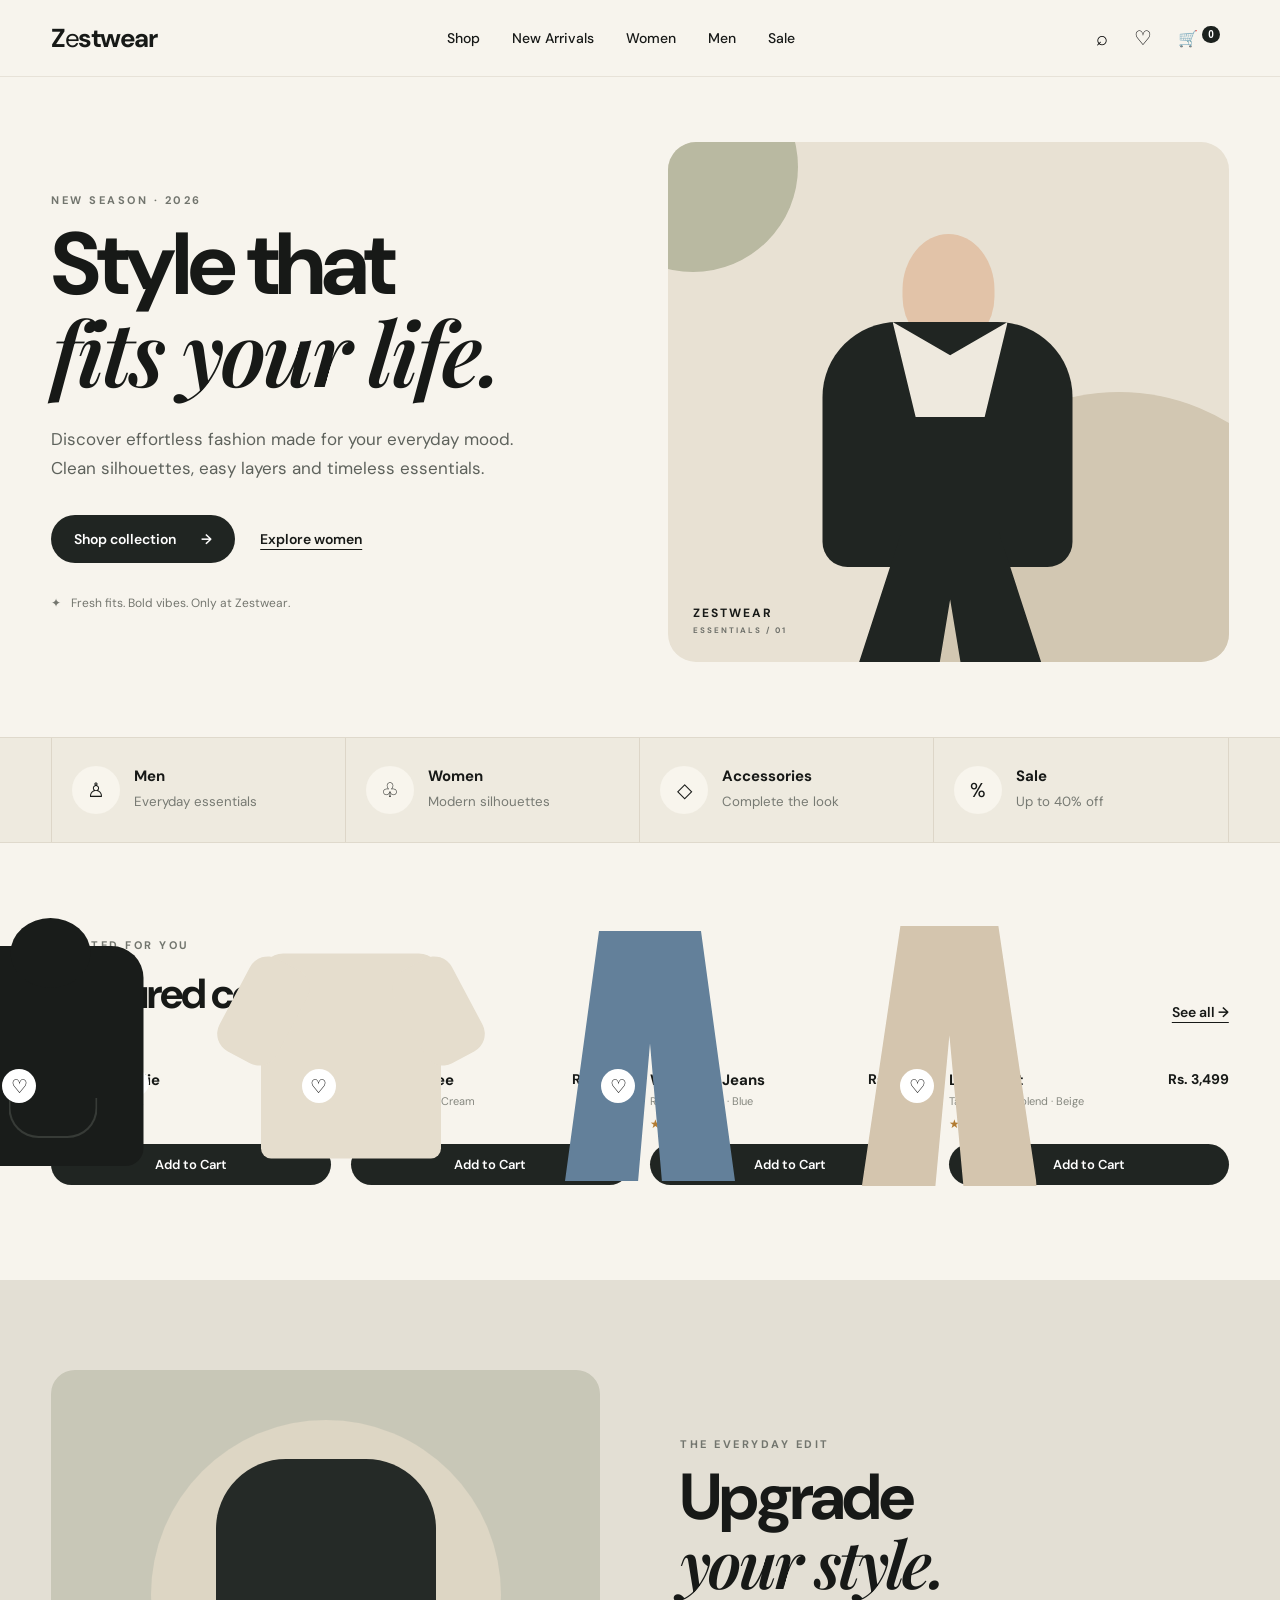
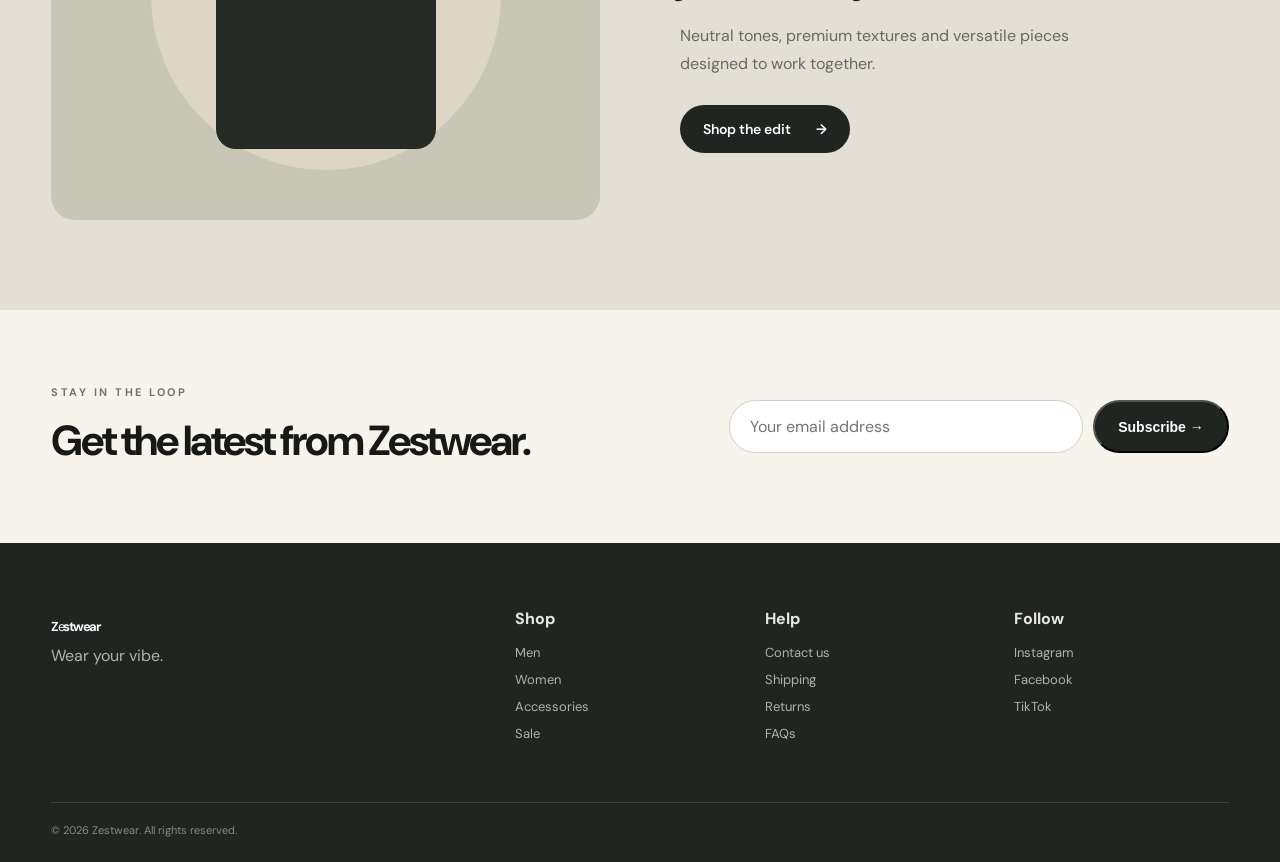
<file: index.html>
<!DOCTYPE html>
<html lang="en">
<head>
  <meta charset="UTF-8" />
  <meta name="viewport" content="width=device-width, initial-scale=1.0" />
  <meta name="description" content="Zestwear — Wear Your Vibe. Modern everyday fashion." />
  <title>Zestwear — Wear Your Vibe</title>
  <link rel="preconnect" href="https://fonts.googleapis.com">
  <link rel="preconnect" href="https://fonts.gstatic.com" crossorigin>
  <link href="https://fonts.googleapis.com/css2?family=DM+Sans:wght@400;500;600;700&family=Playfair+Display:wght@600;700&display=swap" rel="stylesheet">
  <link rel="stylesheet" href="style.css" />
  <link rel="stylesheet" href="checkout.css" />
</head>
<body>
  <header class="site-header"><div class="container nav"><a class="logo" href="#">Z<span>e</span>stwear</a><nav class="desktop-nav" aria-label="Main navigation"><a href="#shop">Shop</a><a href="#new">New Arrivals</a><a href="#women">Women</a><a href="#men">Men</a><a href="#sale">Sale</a></nav><div class="nav-actions"><button aria-label="Search">⌕</button><button aria-label="Wishlist">♡</button><button class="cart-btn" aria-label="Cart">🛒 <b>0</b></button><button class="menu" aria-label="Open menu">☰</button></div></div></header>
  <main>
    <section class="hero" id="new"><div class="container hero-grid"><div class="hero-copy"><p class="eyebrow">NEW SEASON · 2026</p><h1>Style that<br><em>fits your life.</em></h1><p class="hero-text">Discover effortless fashion made for your everyday mood. Clean silhouettes, easy layers and timeless essentials.</p><div class="hero-buttons"><a class="btn btn-dark" href="#shop">Shop collection <span>→</span></a><a class="text-link" href="#women">Explore women</a></div><div class="hero-note"><span>✦</span> Fresh fits. Bold vibes. Only at Zestwear.</div></div><div class="hero-art" aria-label="Fashion collection preview"><div class="shape shape-one"></div><div class="shape shape-two"></div><div class="model-card"><div class="model-head"></div><div class="model-body"></div><div class="model-pants"></div></div><div class="floating-label">ZESTWEAR<br><small>ESSENTIALS / 01</small></div></div></div></section>
    <section class="category-strip" id="shop"><div class="container categories"><a href="#men"><span>♙</span><strong>Men</strong><small>Everyday essentials</small></a><a href="#women"><span>♧</span><strong>Women</strong><small>Modern silhouettes</small></a><a href="#accessories"><span>◇</span><strong>Accessories</strong><small>Complete the look</small></a><a href="#sale"><span>%</span><strong>Sale</strong><small>Up to 40% off</small></a></div></section>
    <section class="products-section" id="women"><div class="container"><div class="section-head"><div><p class="eyebrow">CURATED FOR YOU</p><h2>Featured collection</h2></div><a href="#shop" class="text-link">See all →</a></div><div class="product-grid">
      <article class="product-card" data-handle="classic-hoodie"><a class="product-image hoodie" href="product.html?handle=classic-hoodie" aria-label="View Classic Hoodie"><button class="heart" type="button">♡</button><span class="badge">BESTSELLER</span><div class="garment hoodie-shape"></div></a><div class="product-info"><div><h3>Classic Hoodie</h3><p>Soft cotton · Black</p></div><strong>Rs. 1,999</strong></div><div class="rating">★ 4.8 <span>(124)</span></div></article>
      <article class="product-card" data-handle="oversized-tee"><a class="product-image tee" href="product.html?handle=oversized-tee" aria-label="View Oversized Tee"><button class="heart" type="button">♡</button><div class="garment tee-shape"></div></a><div class="product-info"><div><h3>Oversized Tee</h3><p>Premium cotton · Cream</p></div><strong>Rs. 1,499</strong></div><div class="rating">★ 4.7 <span>(89)</span></div></article>
      <article class="product-card" data-handle="wide-leg-jeans"><a class="product-image jeans" href="product.html?handle=wide-leg-jeans" aria-label="View Wide Leg Jeans"><button class="heart" type="button">♡</button><div class="garment jeans-shape"></div></a><div class="product-info"><div><h3>Wide Leg Jeans</h3><p>Relaxed denim · Blue</p></div><strong>Rs. 2,499</strong></div><div class="rating">★ 4.7 <span>(71)</span></div></article>
      <article class="product-card" data-handle="long-coat"><a class="product-image coat" href="product.html?handle=long-coat" aria-label="View Long Coat"><button class="heart" type="button">♡</button><div class="garment coat-shape"></div></a><div class="product-info"><div><h3>Long Coat</h3><p>Tailored wool blend · Beige</p></div><strong>Rs. 3,499</strong></div><div class="rating">★ 4.8 <span>(56)</span></div></article>
    </div></div></section>
    <section class="editorial" id="men"><div class="container editorial-grid"><div class="editorial-art"><div class="editorial-circle"></div><div class="editorial-shirt"></div></div><div class="editorial-copy"><p class="eyebrow">THE EVERYDAY EDIT</p><h2>Upgrade<br><em>your style.</em></h2><p>Neutral tones, premium textures and versatile pieces designed to work together.</p><a class="btn btn-dark" href="#shop">Shop the edit <span>→</span></a></div></div></section>
    <section class="newsletter" id="accessories"><div class="container newsletter-inner"><div><p class="eyebrow">STAY IN THE LOOP</p><h2>Get the latest from Zestwear.</h2></div><form><input type="email" placeholder="Your email address" aria-label="Email address"><button class="btn btn-dark" type="submit">Subscribe →</button></form></div></section>
  </main>
  <footer id="sale"><div class="container footer-grid"><div><a class="logo" href="#">Z<span>e</span>stwear</a><p>Wear your vibe.</p></div><div><h4>Shop</h4><a href="#men">Men</a><a href="#women">Women</a><a href="#accessories">Accessories</a><a href="#sale">Sale</a></div><div><h4>Help</h4><a href="#">Contact us</a><a href="#">Shipping</a><a href="#">Returns</a><a href="#">FAQs</a></div><div><h4>Follow</h4><a href="#">Instagram</a><a href="#">Facebook</a><a href="#">TikTok</a></div></div><div class="container copyright">© 2026 Zestwear. All rights reserved.</div></footer>
  <script src="script.js"></script>
</body>
</html>
</file>
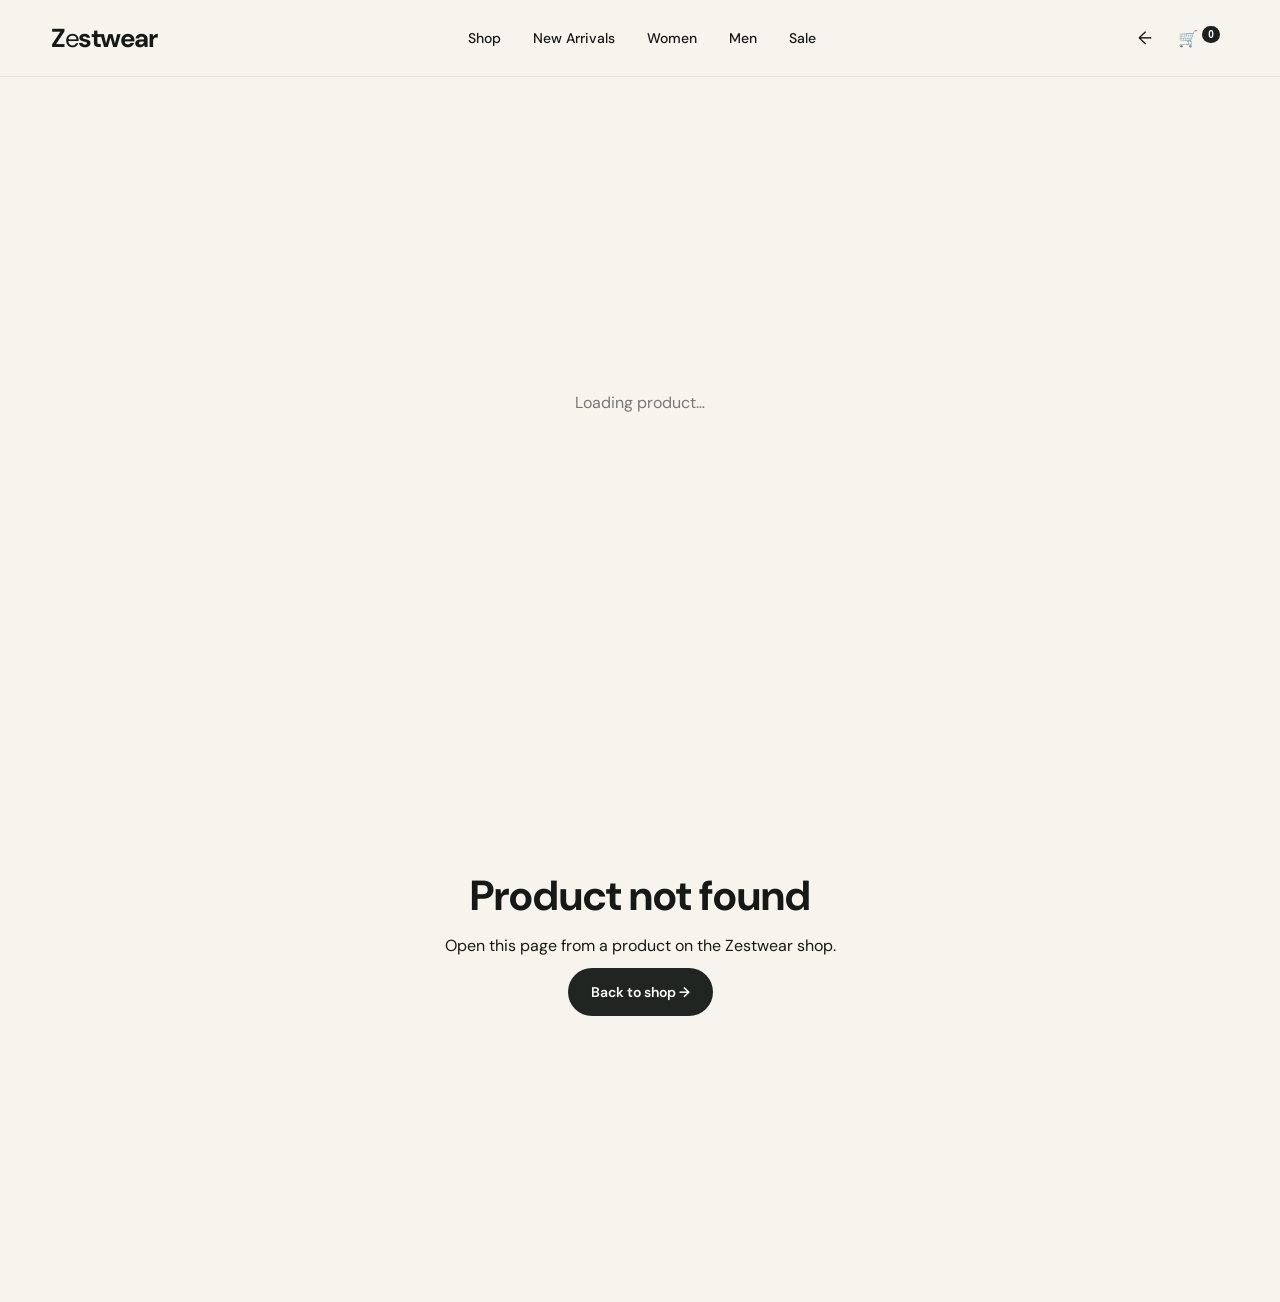
<file: product.html>
<!DOCTYPE html>
<html lang="en">
<head>
  <meta charset="UTF-8" />
  <meta name="viewport" content="width=device-width, initial-scale=1.0" />
  <meta name="description" content="Zestwear product details" />
  <title>Zestwear — Product</title>
  <link rel="preconnect" href="https://fonts.googleapis.com">
  <link rel="preconnect" href="https://fonts.gstatic.com" crossorigin>
  <link href="https://fonts.googleapis.com/css2?family=DM+Sans:wght@400;500;600;700&family=Playfair+Display:wght@600;700&display=swap" rel="stylesheet">
  <link rel="stylesheet" href="style.css" />
  <link rel="stylesheet" href="checkout.css" />
  <link rel="stylesheet" href="product.css" />
</head>
<body>
  <header class="site-header"><div class="container nav"><a class="logo" href="index.html">Z<span>e</span>stwear</a><nav class="desktop-nav"><a href="index.html#shop">Shop</a><a href="index.html#new">New Arrivals</a><a href="index.html#women">Women</a><a href="index.html#men">Men</a><a href="index.html#sale">Sale</a></nav><div class="nav-actions"><a class="nav-icon" href="index.html#shop" aria-label="Back to shop">←</a><button class="cart-btn" aria-label="Cart">🛒 <b>0</b></button></div></div></header>
  <main class="product-page"><div class="container"><div id="product-loading" class="product-loading"><span>Loading product…</span></div><div id="product-error" class="product-error" hidden><h1>Product not found</h1><p>Open this page from a product on the Zestwear shop.</p><a class="btn btn-dark" href="index.html#shop">Back to shop →</a></div><section id="product-detail" class="product-detail" hidden></section></div></main>
  <script src="shopify.js"></script>
  <script src="script.js"></script>
  <script src="product.js"></script>
</body>
</html>
</file>
<file: style.css>
*{box-sizing:border-box;margin:0;padding:0}html{scroll-behavior:smooth}body{font-family:'DM Sans',sans-serif;color:#171917;background:#f7f4ed}a{text-decoration:none;color:inherit}.container{width:min(1180px,92%);margin:auto}.site-header{position:sticky;top:0;z-index:10;background:rgba(247,244,237,.94);backdrop-filter:blur(12px);border-bottom:1px solid #e7e2d8}.nav{height:76px;display:flex;align-items:center;justify-content:space-between;gap:30px}.logo{font-size:26px;font-weight:700;letter-spacing:-1.5px}.logo span{font-weight:400}.desktop-nav{display:flex;gap:32px;font-size:14px;font-weight:500}.desktop-nav a:hover,.text-link:hover{opacity:.55}.nav-actions{display:flex;align-items:center;gap:8px}.nav-actions button{border:0;background:transparent;font-size:20px;cursor:pointer;padding:9px}.cart-btn{font-size:16px!important}.cart-btn b{font-size:10px;background:#1c211e;color:white;border-radius:20px;padding:3px 6px;vertical-align:top}.menu{display:none}.hero{padding:65px 0 75px;overflow:hidden}.hero-grid{display:grid;grid-template-columns:1fr 1fr;gap:55px;align-items:center}.eyebrow{font-size:11px;letter-spacing:2.5px;font-weight:700;color:#72756e;margin-bottom:14px}.hero h1{font-size:clamp(52px,7vw,88px);line-height:.98;letter-spacing:-4px;margin-bottom:25px}.hero h1 em,h2 em{font-family:'Playfair Display',serif;font-weight:600;font-style:italic;letter-spacing:-3px}.hero-text{font-size:17px;line-height:1.7;color:#5e625c;max-width:510px}.hero-buttons{display:flex;align-items:center;gap:25px;margin:32px 0}.btn{display:inline-flex;align-items:center;justify-content:center;gap:25px;border-radius:999px;padding:15px 23px;font-size:14px;font-weight:600}.btn-dark{background:#202522;color:#fff}.btn-dark:hover{transform:translateY(-2px)}.text-link{font-size:14px;font-weight:600;text-decoration:underline;text-underline-offset:5px}.hero-note{font-size:12px;color:#74766f}.hero-note span{margin-right:7px}.hero-art{height:520px;position:relative;border-radius:28px;overflow:hidden;background:#e8e1d3}.shape{position:absolute;border-radius:50%}.shape-one{width:420px;height:420px;background:#d2c7b2;right:-100px;bottom:-150px}.shape-two{width:210px;height:210px;background:#b9b9a1;left:-80px;top:-80px}.model-card{position:absolute;left:50%;bottom:0;transform:translateX(-50%);width:255px;height:440px}.model-head{position:absolute;width:92px;height:112px;background:#e2c3a8;border-radius:50% 50% 44% 44%;left:82px;top:12px}.model-body{position:absolute;width:250px;height:245px;left:2px;top:100px;background:#202522;border-radius:75px 75px 25px 25px}.model-body:before{content:'';position:absolute;width:115px;height:95px;background:#eee9de;left:70px;top:0;clip-path:polygon(0 0,50% 35%,100% 0,80% 100%,20% 100%)}.model-pants{position:absolute;left:32px;top:310px;width:195px;height:150px;background:#202522;clip-path:polygon(25% 0,75% 0,100% 100%,57% 100%,50% 45%,43% 100%,0 100%)}.floating-label{position:absolute;left:25px;bottom:25px;font-size:12px;letter-spacing:2px;font-weight:700}.floating-label small{font-size:8px;color:#6e706a}.category-strip{background:#eeeadf;border-block:1px solid #dfd9cc}.categories{display:grid;grid-template-columns:repeat(4,1fr)}.categories a{padding:28px 20px;display:grid;grid-template-columns:48px 1fr;grid-template-rows:auto auto;column-gap:14px;border-right:1px solid #ddd6c8}.categories a:first-child{border-left:1px solid #ddd6c8}.categories span{grid-row:1/3;width:48px;height:48px;border-radius:50%;background:#f8f5ed;display:grid;place-items:center;font-size:20px}.categories strong{font-size:15px}.categories small{color:#777a73;margin-top:3px}.products-section{padding:95px 0}.section-head{display:flex;justify-content:space-between;align-items:end;margin-bottom:35px}.section-head h2,.newsletter h2{font-size:42px;letter-spacing:-2px}.product-grid{display:grid;grid-template-columns:repeat(4,1fr);gap:20px}.product-card{min-width:0}.product-image{height:355px;border-radius:18px;background:#e8e5df;position:relative;overflow:hidden}.heart{position:absolute;right:15px;top:13px;border:0;background:#fff;border-radius:50%;width:34px;height:34px;font-size:19px;z-index:2}.badge{position:absolute;left:14px;top:14px;background:#fff;padding:7px 10px;border-radius:20px;font-size:9px;letter-spacing:1px;font-weight:700}.garment{position:absolute;left:50%;top:50%;transform:translate(-50%,-50%)}.hoodie-shape{width:185px;height:220px;background:#191c1a;border-radius:32px 32px 18px 18px}.hoodie-shape:before{content:'';position:absolute;width:80px;height:70px;background:#191c1a;border-radius:50%;top:-28px;left:52px}.hoodie-shape:after{content:'';position:absolute;width:85px;height:38px;border:2px solid #373b37;border-top:0;border-radius:0 0 30px 30px;left:50px;bottom:28px}.tee-shape{width:180px;height:205px;background:#e5ddcd;border-radius:22px 22px 10px 10px}.tee-shape:before,.tee-shape:after{content:'';position:absolute;width:65px;height:105px;background:#e5ddcd;top:5px}.tee-shape:before{right:145px;transform:rotate(28deg);border-radius:20px}.tee-shape:after{left:145px;transform:rotate(-28deg);border-radius:20px}.jeans-shape{width:170px;height:250px;background:#63809a;clip-path:polygon(20% 0,80% 0,100% 100%,57% 100%,50% 45%,43% 100%,0 100%)}.coat-shape{width:175px;height:260px;background:#d4c5ae;clip-path:polygon(22% 0,78% 0,100% 100%,58% 100%,50% 42%,42% 100%,0 100%)}.product-info{display:flex;justify-content:space-between;gap:10px;padding-top:14px}.product-info h3{font-size:15px}.product-info p{font-size:11px;color:#85877f;margin-top:4px}.product-info strong{font-size:14px;white-space:nowrap}.rating{font-size:12px;color:#b27b31;margin-top:8px}.rating span{color:#85877f}.add-cart{width:100%;border:0;border-radius:999px;background:#202522;color:#fff;padding:12px;margin-top:12px;font:600 13px 'DM Sans',sans-serif;cursor:pointer}.add-cart:hover{opacity:.9}.editorial{padding:90px 0;background:#e3dfd4}.editorial-grid{display:grid;grid-template-columns:1fr 1fr;gap:80px;align-items:center}.editorial-art{height:450px;position:relative;overflow:hidden;border-radius:24px;background:#c8c7b7}.editorial-circle{position:absolute;width:350px;height:350px;border-radius:50%;background:#ddd6c4;left:50%;top:50%;transform:translate(-50%,-50%)}.editorial-shirt{position:absolute;width:220px;height:290px;background:#252a27;left:50%;top:52%;transform:translate(-50%,-50%);border-radius:70px 70px 20px 20px}.editorial-copy h2{font-size:65px;line-height:1;letter-spacing:-3px;margin-bottom:22px}.editorial-copy>p:not(.eyebrow){color:#666a63;line-height:1.7;max-width:420px;margin-bottom:28px}.newsletter{padding:75px 0}.newsletter-inner{display:flex;align-items:center;justify-content:space-between;gap:40px}.newsletter form{display:flex;gap:10px;width:min(500px,100%)}input{flex:1;border:1px solid #d4d0c6;background:#fff;border-radius:999px;padding:15px 20px;font:inherit;outline:none}footer{background:#202522;color:#e9e7df;padding:65px 0 25px}.footer-grid{display:grid;grid-template-columns:2fr 1fr 1fr 1fr;gap:35px}.footer-grid h4{margin-bottom:15px}.footer-grid a{display:block;color:#aeb2ab;font-size:13px;margin:10px 0}.footer-grid .logo{color:#fff}.footer-grid>div:first-child p{color:#aeb2ab;margin-top:8px}.copyright{border-top:1px solid #3d423e;margin-top:50px;padding-top:20px;color:#858a83;font-size:11px}.no-scroll{overflow:hidden}.cart-backdrop{position:fixed;inset:0;background:rgba(0,0,0,.38);z-index:50}.cart-panel{position:fixed;right:0;top:0;height:100vh;width:min(430px,92vw);background:#f7f4ed;z-index:51;padding:28px;display:flex;flex-direction:column;box-shadow:-15px 0 40px rgba(0,0,0,.12)}#cart-overlay{display:none}#cart-overlay.show{display:block}.cart-head{display:flex;justify-content:space-between;align-items:start;border-bottom:1px solid #ded9cf;padding-bottom:22px}.cart-head h2{font-size:28px;letter-spacing:-1px}.cart-close{border:0;background:#fff;border-radius:50%;width:38px;height:38px;font-size:25px;cursor:pointer}.cart-item{display:flex;justify-content:space-between;gap:15px;padding:20px 0;border-bottom:1px solid #e2ddd4}.cart-item small{display:block;color:#777;margin-top:5px}.qty{display:flex;align-items:center;gap:7px}.qty button{border:1px solid #d6d1c7;background:#fff;border-radius:50%;width:28px;height:28px;cursor:pointer}.qty .remove{border:0;background:transparent;font-size:20px;margin-left:4px}.empty-cart{color:#777;padding:35px 0;text-align:center}.cart-foot{margin-top:auto;border-top:1px solid #ded9cf;padding-top:20px}.cart-total{display:flex;justify-content:space-between;font-size:17px;margin-bottom:15px}.checkout{width:100%;border:0;cursor:pointer}.secure-note{text-align:center;color:#85877f;font-size:10px;margin-top:10px}@media(max-width:800px){.desktop-nav{display:none}.menu{display:block}.hero{padding:45px 0}.hero-grid,.editorial-grid{grid-template-columns:1fr}.hero-art{height:410px}.hero h1{font-size:58px}.categories{grid-template-columns:repeat(2,1fr)}.categories a:nth-child(3),.categories a:nth-child(4){border-top:1px solid #ddd6c8}.product-grid{grid-template-columns:repeat(2,1fr)}.product-image{height:300px}.section-head h2,.newsletter h2{font-size:32px}.editorial-copy h2{font-size:52px}.newsletter-inner{display:block}.newsletter form{margin-top:25px}.footer-grid{grid-template-columns:1fr 1fr}}@media(max-width:480px){.nav{height:65px}.logo{font-size:23px}.nav-actions button:nth-child(2){display:none}.hero-grid{gap:35px}.hero h1{font-size:49px;letter-spacing:-2.5px}.hero-text{font-size:15px}.hero-art{height:360px}.model-card{transform:translateX(-50%) scale(.78);transform-origin:bottom}.categories{grid-template-columns:1fr 1fr}.categories a{padding:20px 10px;grid-template-columns:38px 1fr}.categories span{width:38px;height:38px}.product-grid{gap:12px}.product-image{height:235px}.product-info{display:block}.product-info strong{display:block;margin-top:6px}.editorial-art{height:320px}.newsletter form{display:block}.newsletter input,.newsletter .btn{width:100%}.newsletter .btn{margin-top:8px}.footer-grid{grid-template-columns:1fr 1fr}.footer-grid>div:first-child{grid-column:1/-1}}
</file>
<file: checkout.css>
#checkout-modal{display:none;position:fixed;inset:0;z-index:70}#checkout-modal.show{display:block}.checkout-backdrop{position:absolute;inset:0;background:rgba(0,0,0,.48)}.checkout-card{position:relative;width:min(520px,92vw);max-height:92vh;overflow:auto;margin:4vh auto;background:#f7f4ed;border-radius:24px;padding:28px;box-shadow:0 25px 70px rgba(0,0,0,.2)}.checkout-head{display:flex;justify-content:space-between;align-items:start;border-bottom:1px solid #ded9cf;padding-bottom:20px;margin-bottom:18px}.checkout-head h2{font-size:34px;letter-spacing:-1.5px}.cod-box{background:#eeeadf;border:1px solid #ddd6c8;border-radius:15px;padding:15px;margin-bottom:20px;display:flex;flex-direction:column;gap:5px}.cod-box span{font-size:12px;color:#74766f}.checkout-card label{display:block;font-size:12px;font-weight:600;margin:14px 0}.checkout-card input,.checkout-card textarea{width:100%;margin-top:7px;border:1px solid #d4d0c6;background:#fff;border-radius:12px;padding:13px 14px;font:inherit;outline:none}.checkout-card textarea{resize:vertical}.checkout-summary{display:flex;justify-content:space-between;border-top:1px solid #ded9cf;border-bottom:1px solid #ded9cf;padding:16px 0;margin:20px 0;font-size:15px}.place-order{width:100%;border:0;cursor:pointer}.checkout-note{text-align:center;color:#85877f;font-size:10px;margin-top:10px}@media(max-width:480px){.checkout-card{margin:2vh auto;padding:20px}.checkout-head h2{font-size:28px}}
</file>
<file: product.css>
.product-page{padding:55px 0 90px}.product-detail{display:grid;grid-template-columns:minmax(0,1.15fr) minmax(360px,.85fr);gap:65px;align-items:start}.product-gallery{display:grid;grid-template-columns:82px 1fr;gap:14px;position:sticky;top:100px}.product-thumbs{display:flex;flex-direction:column;gap:10px}.product-thumb{border:1px solid transparent;background:#eee9df;border-radius:10px;overflow:hidden;padding:0;cursor:pointer;aspect-ratio:1}.product-thumb.active{border-color:#202522}.product-thumb img{width:100%;height:100%;object-fit:cover;display:block}.product-main-image{background:#eee9df;border-radius:20px;overflow:hidden;aspect-ratio:4/5}.product-main-image img{width:100%;height:100%;display:block;object-fit:cover}.product-info-panel{padding:10px 0}.product-info-panel h1{font-size:clamp(36px,4vw,58px);line-height:1;letter-spacing:-2.5px;margin-bottom:18px}.product-price{font-size:20px;font-weight:700}.product-rating{font-size:13px;color:#9a6c28;margin-top:12px}.product-rating span{color:#777}.product-divider{height:1px;background:#ded9cf;margin:28px 0}.option-group{margin:0 0 25px}.option-label{display:flex;justify-content:space-between;margin-bottom:11px;font-size:13px}.option-label span{color:#777}.option-values{display:flex;flex-wrap:wrap;gap:8px}.option-value{min-width:58px;padding:12px 17px;border:1px solid #d6d1c7;background:#fff;border-radius:7px;font:500 13px 'DM Sans',sans-serif;cursor:pointer}.option-value:hover{border-color:#202522}.option-value.selected{background:#202522;color:#fff;border-color:#202522}.option-value:disabled{opacity:.35;cursor:not-allowed;text-decoration:line-through}.size-help{font-size:11px;color:#777;margin:5px 0 15px}.product-add-btn{width:100%;border:0;background:#202522;color:#fff;border-radius:999px;padding:17px 22px;font:600 14px 'DM Sans',sans-serif;cursor:pointer}.product-add-btn:hover{opacity:.92}.product-add-btn:disabled{opacity:.45;cursor:not-allowed}.product-details{border-top:1px solid #ded9cf;margin-top:28px}.product-details details{border-bottom:1px solid #ded9cf;padding:19px 0}.product-details summary{cursor:pointer;font-weight:600;font-size:14px;list-style:none}.product-details summary::-webkit-details-marker{display:none}.product-details summary:after{content:'+';float:right}.product-details details[open] summary:after{content:'−'}.product-details details>div,.product-details details>p{color:#666;line-height:1.7;font-size:13px;padding-top:14px}.product-loading{min-height:60vh;display:grid;place-items:center;color:#777}.product-error{min-height:60vh;display:grid;place-items:center;text-align:center;align-content:center;gap:12px}.product-error h1{font-size:42px}.nav-icon{font-size:18px;padding:9px}.nav-actions .cart-btn{cursor:pointer;border:0;background:transparent;padding:9px}@media(max-width:800px){.product-page{padding-top:25px}.product-detail{grid-template-columns:1fr;gap:30px}.product-gallery{position:static;display:flex;flex-direction:column-reverse}.product-thumbs{flex-direction:row;overflow:auto}.product-thumb{width:68px;min-width:68px}.product-main-image{border-radius:15px}.product-info-panel h1{font-size:40px}.product-info-panel{padding-bottom:30px}}@media(max-width:480px){.product-page{padding-bottom:55px}.product-detail{gap:22px}.product-main-image{border-radius:12px}.product-info-panel h1{font-size:34px}.option-value{min-width:52px;padding:11px 14px}}
</file>
